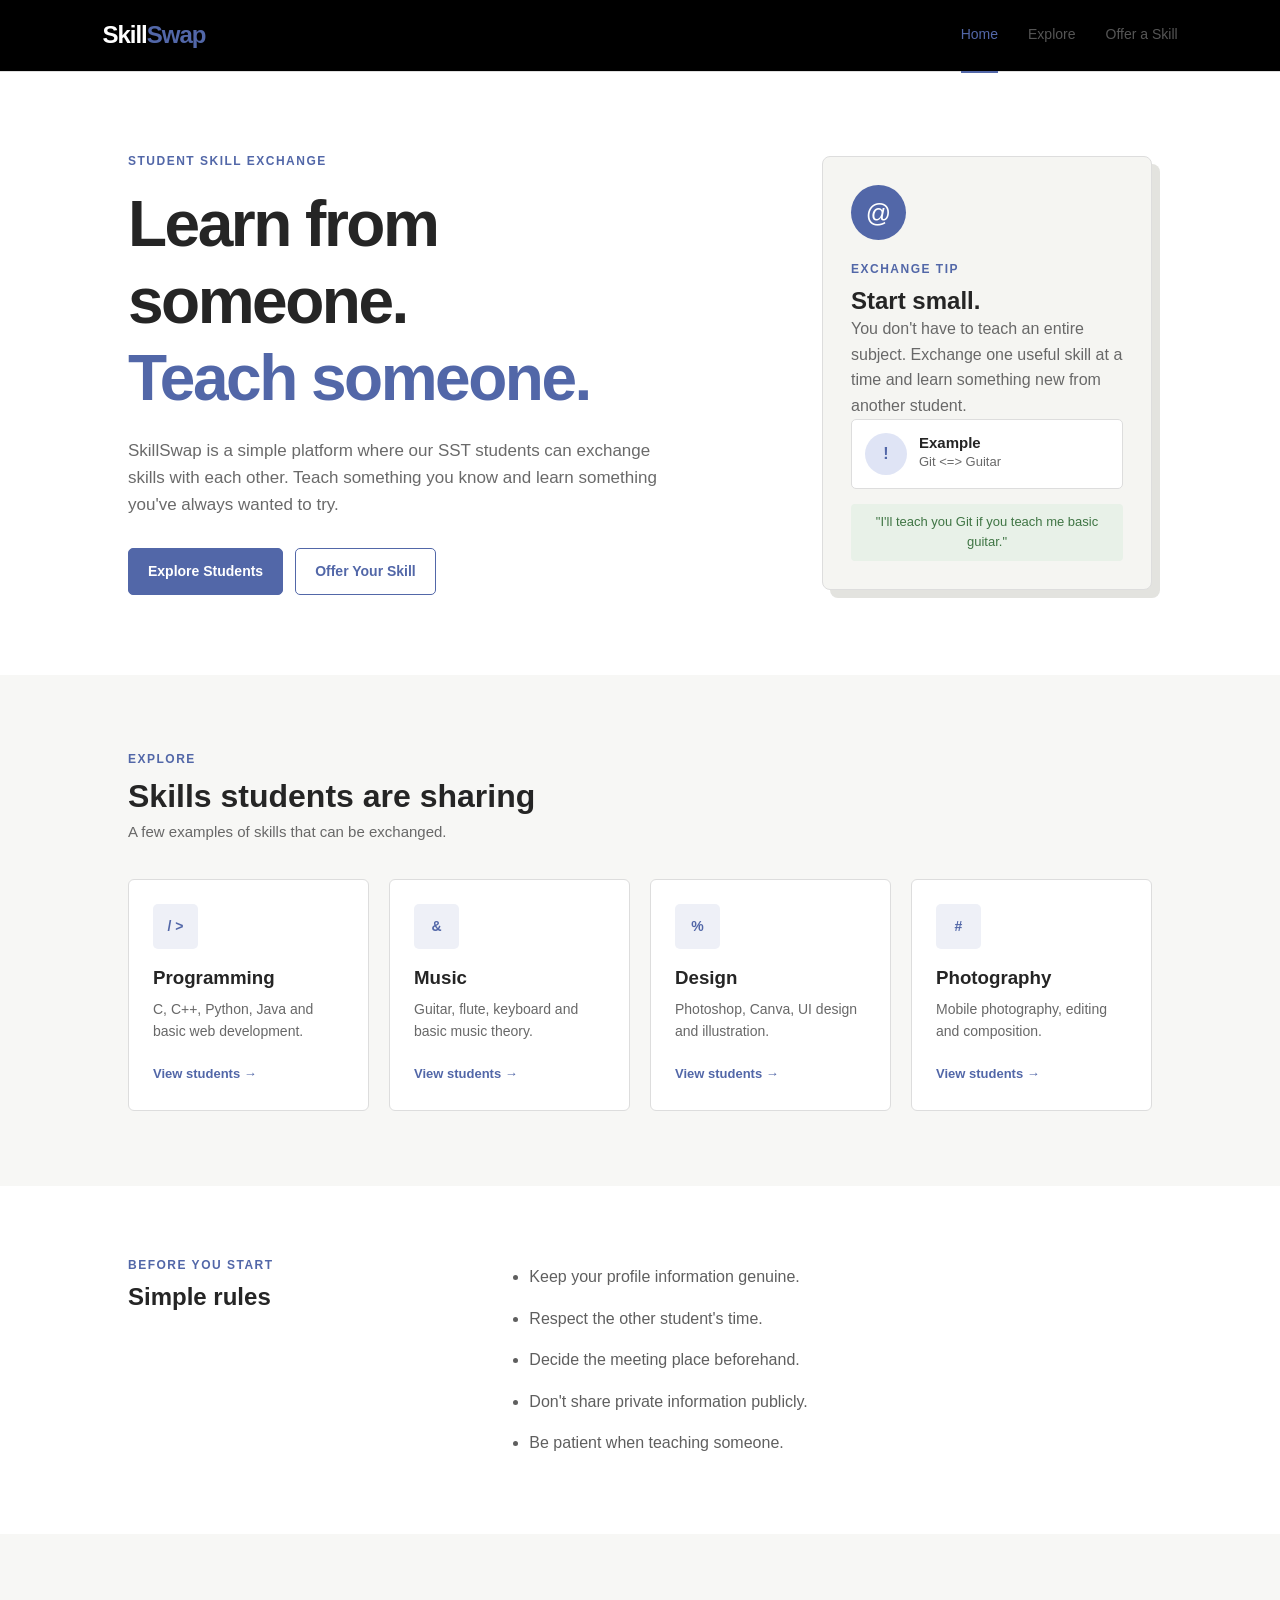
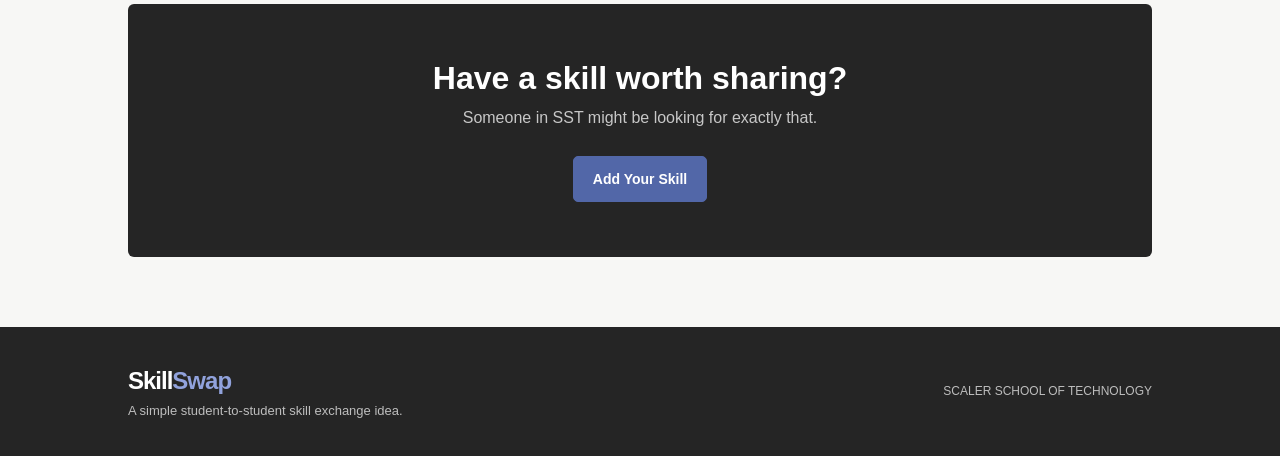
<file: index.html>
<!DOCTYPE html>
<html lang="en">

<head>
    <meta charset="UTF-8">
    <meta name="viewport" content="width=device-width, initial-scale=1.0">

    <title>SkillSwap | Student Skill Exchange</title>

    <link rel="stylesheet" href="style.css">
</head>

<body>

    <!-- Header -->

    <header class="site-header">

        <div class="logo">
            Skill<span>Swap</span>
        </div>

        <nav class="navigation">
            <a href="index.html" class="active">Home</a>
            <a href="explore.html">Explore</a>
            <a href="offer.html">Offer a Skill</a>
        </nav>

    </header>


    <main>

        <!-- Hero -->

        <section class="hero">

            <div class="hero-text">

                <p class="small-title">STUDENT SKILL EXCHANGE</p>

                <h1>
                    Learn from someone.
                    <span>Teach someone.</span>
                </h1>

                <p class="intro">
                    SkillSwap is a simple platform where our SST students
                    can exchange skills with each other. Teach something
                    you know and learn something you've always wanted to try.
                </p>

                <div class="hero-links">

                    <a href="explore.html" class="button">
                        Explore Students
                    </a>

                    <a href="offer.html" class="button outline">
                        Offer Your Skill
                    </a>

                </div>

            </div>


            <!-- Exchange illustration -->

           <div class="exchange-box">

    <div class="exchange-icon">
        @
    </div>

    <p class="small-title">
        EXCHANGE TIP
    </p>

    <h2>
        Start small.
    </h2>

    <p>
        You don't have to teach an entire subject.
        Exchange one useful skill at a time and
        learn something new from another student.
    </p>

    <div class="exchange-person">

        <div class="avatar">
            !
        </div>

        <div>
            <h3>Example</h3>
            <p>Git <=> Guitar</p>
        </div>

    </div>

    <p class="match-text">
        "I'll teach you Git if you teach me basic guitar."
    </p>

</div>

        </section>


        <!-- Popular Skills -->

        <section class="section">

            <div class="section-title">

                <p class="small-title">EXPLORE</p>

                <h2>Skills students are sharing</h2>

                <p>
                    A few examples of skills that can be exchanged.
                </p>

            </div>


            <div class="skill-grid">

                <article class="skill-card">

                    <div class="skill-symbol">/ ></div>

                    <h3>Programming</h3>

                    <p>
                        C, C++, Python, Java and basic web development.
                    </p>

                    <a href="explore.html">View students →</a>

                </article>


                <article class="skill-card">

                    <div class="skill-symbol">&</div>

                    <h3>Music</h3>

                    <p>
                        Guitar, flute, keyboard and basic music theory.
                    </p>

                    <a href="explore.html">View students →</a>

                </article>


                <article class="skill-card">

                    <div class="skill-symbol">%</div>

                    <h3>Design</h3>

                    <p>
                        Photoshop, Canva, UI design and illustration.
                    </p>

                    <a href="explore.html">View students →</a>

                </article>


                <article class="skill-card">

                    <div class="skill-symbol">#</div>

                    <h3>Photography</h3>

                    <p>
                        Mobile photography, editing and composition.
                    </p>

                    <a href="explore.html">View students →</a>

                </article>

            </div>

        </section>


        <!-- How it works -->

       


        <!-- Rules -->

        <section class="rules-section">

            <div>

                <p class="small-title">BEFORE YOU START</p>

                <h2>Simple rules</h2>

            </div>


            <ul class="rules">

                <li>Keep your profile information genuine.</li>

                <li>Respect the other student's time.</li>

                <li>Decide the meeting place beforehand.</li>

                <li>Don't share private information publicly.</li>

                <li>Be patient when teaching someone.</li>

            </ul>

        </section>


        <!-- CTA -->

        <section class="home-cta">

            <h2>Have a skill worth sharing?</h2>

            <p>
                Someone in SST might be looking for exactly that.
            </p>

            <a href="offer.html" class="button">
                Add Your Skill
            </a>

        </section>

    </main>


    <!-- Footer -->

    <footer>

        <div class="footer-content">

            <div class="logo">
                Skill<span>Swap</span>
            </div>

            <p>
                A simple student-to-student skill exchange idea.
            </p>

        </div>

        <p class="copyright">
            SCALER SCHOOL OF TECHNOLOGY
        </p>

    </footer>

</body>

</html>
</file>
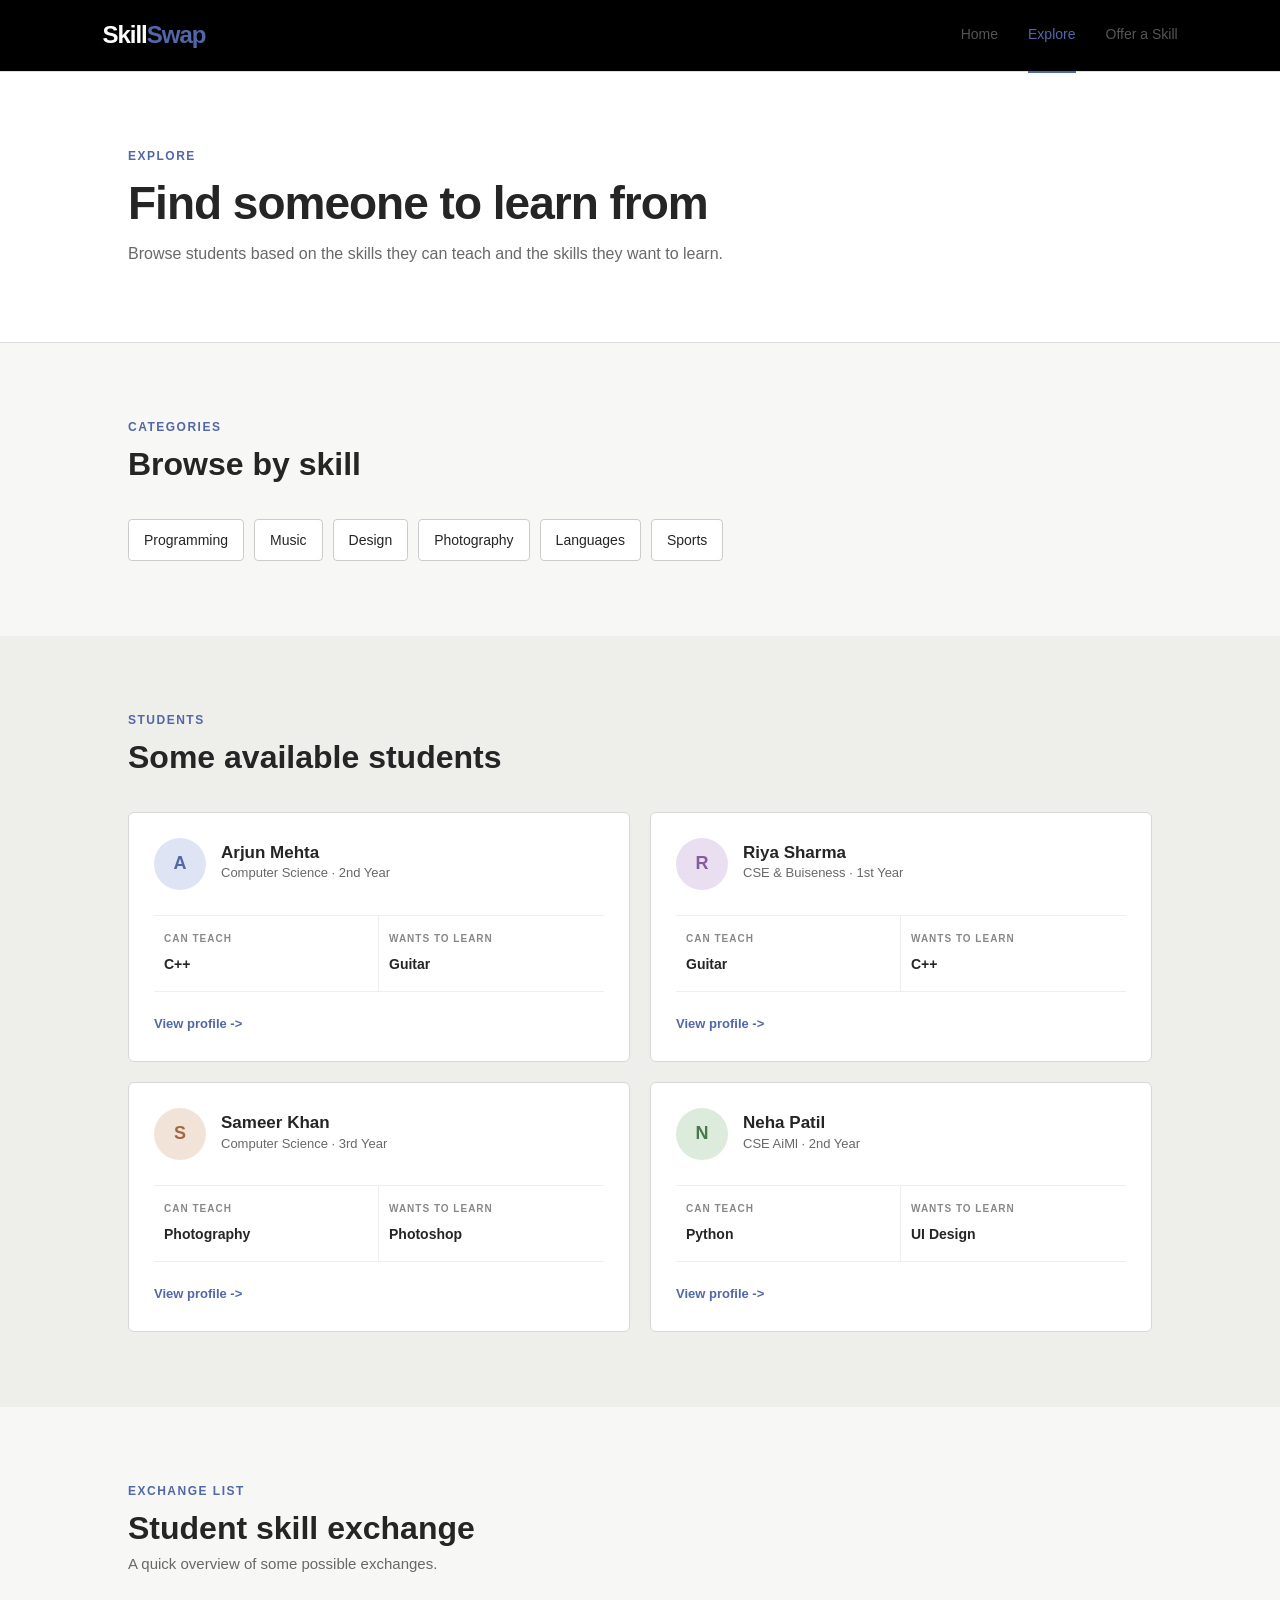
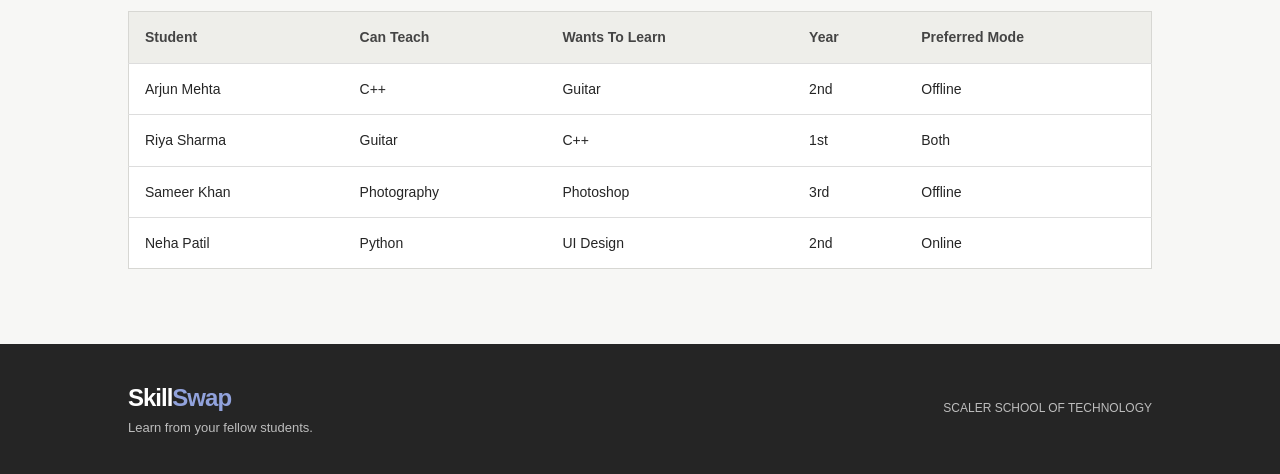
<file: explore.html>
<!DOCTYPE html>
<html lang="en">

<head>

    <meta charset="UTF-8">
    <meta name="viewport" content="width=device-width, initial-scale=1.0">

    <title>Explore Students | SkillSwap</title>

    <link rel="stylesheet" href="style.css">

</head>

<body>


    <!-- Header -->

    <header class="site-header">

        <div class="logo">
            Skill<span>Swap</span>
        </div>

        <nav class="navigation">

            <a href="index.html">Home</a>

            <a href="explore.html" class="active">
                Explore
            </a>

            <a href="offer.html">
                Offer a Skill
            </a>

        </nav>

    </header>


    <main>


        <!-- Page heading -->

        <section class="page-heading">

            <p class="small-title">
                EXPLORE
            </p>

            <h1>
                Find someone to learn from
            </h1>

            <p>
                Browse students based on the skills they can teach
                and the skills they want to learn.
            </p>

        </section>


        <!-- Skill categories -->

        <section class="section">

            <div class="section-title">

                <p class="small-title">
                    CATEGORIES
                </p>

                <h2>
                    Browse by skill
                </h2>

            </div>


            <div class="category-list">

                <a href="#students">Programming</a>

                <a href="#students">Music</a>

                <a href="#students">Design</a>

                <a href="#students">Photography</a>

                <a href="#students">Languages</a>

                <a href="#students">Sports</a>

            </div>

        </section>


        <!-- Student cards -->

        <section class="section light-section" id="students">

            <div class="section-title">

                <p class="small-title">
                    STUDENTS
                </p>

                <h2>
                    Some available students
                </h2>

            </div>


            <div class="student-grid">


                <!-- Student 1 -->

                <article class="student-card">

                    <div class="student-header">

                        <div class="large-avatar">
                            A
                        </div>

                        <div>

                            <h3>
                                Arjun Mehta
                            </h3>

                            <p>
                                Computer Science · 2nd Year
                            </p>

                        </div>

                    </div>


                    <div class="student-skills">

                        <div>

                            <span>
                                CAN TEACH
                            </span>

                            <strong>
                                C++
                            </strong>

                        </div>

                        <div>

                            <span>
                                WANTS TO LEARN
                            </span>

                            <strong>
                                Guitar
                            </strong>

                        </div>

                    </div>


                    <a href="#" class="profile-link">
                        View profile ->
                    </a>

                </article>


                <!-- Student 2 -->

                <article class="student-card">

                    <div class="student-header">

                        <div class="large-avatar purple">
                            R
                        </div>

                        <div>

                            <h3>
                                Riya Sharma
                            </h3>

                            <p>
                                CSE & Buiseness · 1st Year
                            </p>

                        </div>

                    </div>


                    <div class="student-skills">

                        <div>

                            <span>
                                CAN TEACH
                            </span>

                            <strong>
                                Guitar
                            </strong>

                        </div>

                        <div>

                            <span>
                                WANTS TO LEARN
                            </span>

                            <strong>
                                C++
                            </strong>

                        </div>

                    </div>


                    <a href="#" class="profile-link">
                        View profile ->
                    </a>

                </article>


                <!-- Student 3 -->

                <article class="student-card">

                    <div class="student-header">

                        <div class="large-avatar orange">
                            S
                        </div>

                        <div>

                            <h3>
                                Sameer Khan
                            </h3>

                            <p>
                                Computer Science · 3rd Year
                            </p>

                        </div>

                    </div>


                    <div class="student-skills">

                        <div>

                            <span>
                                CAN TEACH
                            </span>

                            <strong>
                                Photography
                            </strong>

                        </div>

                        <div>

                            <span>
                                WANTS TO LEARN
                            </span>

                            <strong>
                                Photoshop
                            </strong>

                        </div>

                    </div>


                    <a href="#" class="profile-link">
                        View profile ->
                    </a>

                </article>


                <!-- Student 4 -->

                <article class="student-card">

                    <div class="student-header">

                        <div class="large-avatar green">
                            N
                        </div>

                        <div>

                            <h3>
                                Neha Patil
                            </h3>

                            <p>
                                CSE AiMl · 2nd Year
                            </p>

                        </div>

                    </div>


                    <div class="student-skills">

                        <div>

                            <span>
                                CAN TEACH
                            </span>

                            <strong>
                                Python
                            </strong>

                        </div>

                        <div>

                            <span>
                                WANTS TO LEARN
                            </span>

                            <strong>
                                UI Design
                            </strong>

                        </div>

                    </div>


                    <a href="#" class="profile-link">
                        View profile ->
                    </a>

                </article>

            </div>

        </section>


        <!-- Table -->

        <section class="section">

            <div class="section-title">

                <p class="small-title">
                    EXCHANGE LIST
                </p>

                <h2>
                    Student skill exchange
                </h2>

                <p>
                    A quick overview of some possible exchanges.
                </p>

            </div>


            <div class="table-container">

                <table>

                    <thead>

                        <tr>

                            <th>
                                Student
                            </th>

                            <th>
                                Can Teach
                            </th>

                            <th>
                                Wants To Learn
                            </th>

                            <th>
                                Year
                            </th>

                            <th>
                                Preferred Mode
                            </th>

                        </tr>

                    </thead>


                    <tbody>

                        <tr>

                            <td>
                                Arjun Mehta
                            </td>

                            <td>
                                C++
                            </td>

                            <td>
                                Guitar
                            </td>

                            <td>
                                2nd
                            </td>

                            <td>
                                Offline
                            </td>

                        </tr>


                        <tr>

                            <td>
                                Riya Sharma
                            </td>

                            <td>
                                Guitar
                            </td>

                            <td>
                                C++
                            </td>

                            <td>
                                1st
                            </td>

                            <td>
                                Both
                            </td>

                        </tr>


                        <tr>

                            <td>
                                Sameer Khan
                            </td>

                            <td>
                                Photography
                            </td>

                            <td>
                                Photoshop
                            </td>

                            <td>
                                3rd
                            </td>

                            <td>
                                Offline
                            </td>

                        </tr>


                        <tr>

                            <td>
                                Neha Patil
                            </td>

                            <td>
                                Python
                            </td>

                            <td>
                                UI Design
                            </td>

                            <td>
                                2nd
                            </td>

                            <td>
                                Online
                            </td>

                        </tr>

                    </tbody>

                </table>

            </div>

        </section>


        <!-- Popular skills list -->



    </main>


    <footer>

        <div class="footer-content">

            <div class="logo">
                Skill<span>Swap</span>
            </div>

            <p>
                Learn from your fellow students.
            </p>

        </div>

        <p class="copyright">
            SCALER SCHOOL OF TECHNOLOGY
        </p>

    </footer>


</body>

</html>
</file>
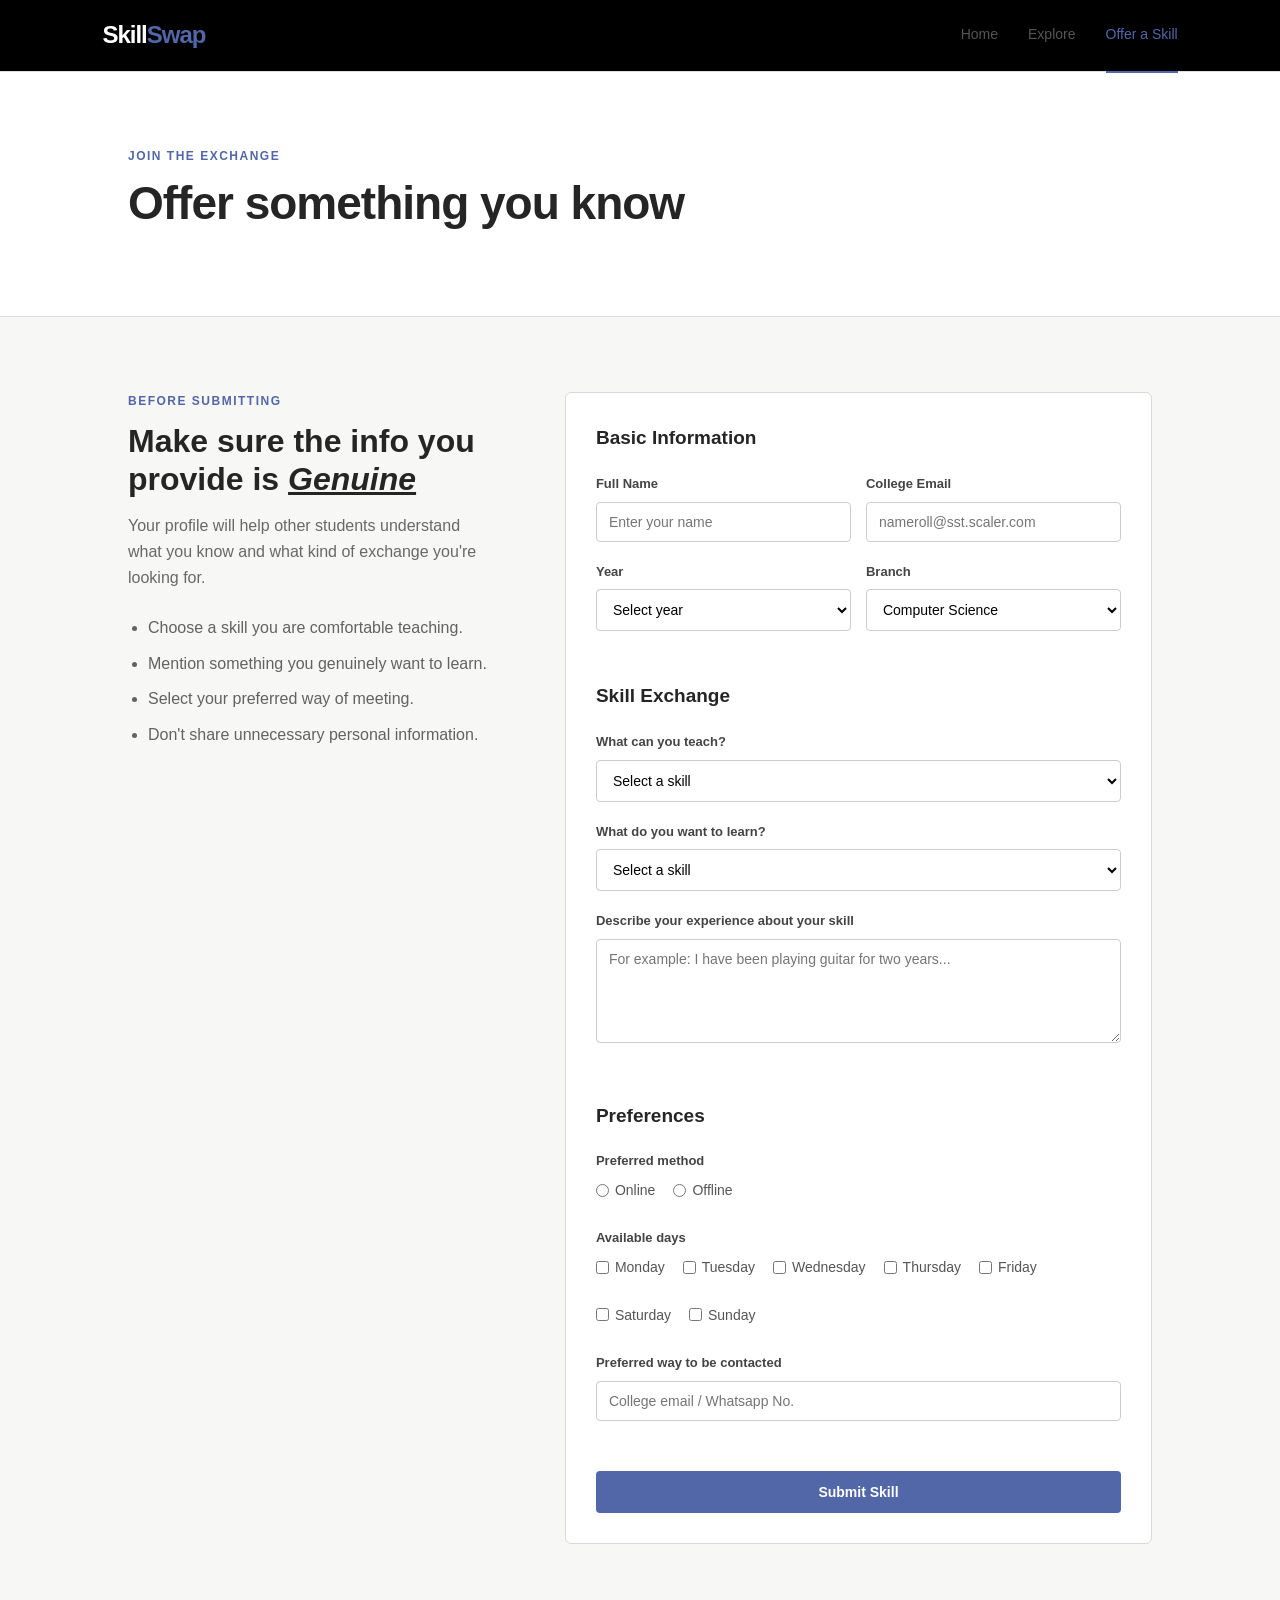
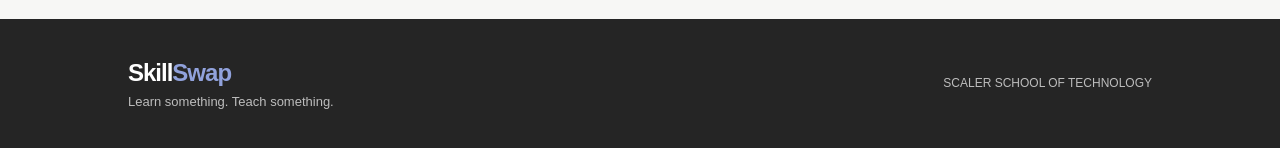
<file: offer.html>
<!DOCTYPE html>
<html lang="en">

<head>

    <meta charset="UTF-8">
    <meta name="viewport" content="width=device-width, initial-scale=1.0">

    <title>Offer Your Skill | SkillSwap</title>

    <link rel="stylesheet" href="style.css">

</head>

<body>


    <!-- Header -->

    <header class="site-header">

        <div class="logo">
            Skill<span>Swap</span>
        </div>

        <nav class="navigation">

            <a href="index.html">
                Home
            </a>

            <a href="explore.html">
                Explore
            </a>

            <a href="offer.html" class="active">
                Offer a Skill
            </a>

        </nav>

    </header>


    <main>


        <!-- Page heading -->

        <section class="page-heading">

            <p class="small-title">
                JOIN THE EXCHANGE
            </p>

            <h1>
                Offer something you know
            </h1>

         

        </section>


        <!-- Main form area -->

        <section class="form-section">


            <!-- Information -->

            <div class="form-info">

                <p class="small-title">
                    BEFORE SUBMITTING
                </p>

                <h2>
                    Make sure the info you provide is <u><em>Genuine</em></u>
                </h2>

                <p>
                    Your profile will help other students understand
                    what you know and what kind of exchange you're
                    looking for.
                </p>


                <ul class="form-tips">

                    <li>
                        Choose a skill you are comfortable teaching.
                    </li>

                    <li>
                        Mention something you genuinely want to learn.
                    </li>

                    <li>
                        Select your preferred way of meeting.
                    </li>

                    <li>
                        Don't share unnecessary personal information.
                    </li>

                </ul>

            </div>


            <!-- Form -->

            <form class="skill-form">


                <!-- Personal details -->

                <fieldset>

                    <legend>
                        Basic Information
                    </legend>


                    <div class="form-row">

                        <div class="form-group">

                            <label for="name">
                                Full Name
                            </label>

                            <input type="text" id="name" name="name" placeholder="Enter your name" required>

                        </div>


                        <div class="form-group">

                            <label for="email">
                                College Email
                            </label>

                            <input type="email" id="email" name="email" placeholder="nameroll@sst.scaler.com" required>

                        </div>

                    </div>


                    <div class="form-row">

                        <div class="form-group">

                            <label for="year">
                                Year
                            </label>

                            <select id="year" name="year">

                                <option value="">
                                    Select year
                                </option>

                                <option>
                                    1st Year
                                </option>

                                <option>
                                    2nd Year
                                </option>

                                <option>
                                    3rd Year
                                </option>

                                <option>
                                    4th Year
                                </option>

                            </select>

                        </div>


                        <div class="form-group">

                            <label for="branch">
                                Branch
                            </label>

                            
                            <select name="Branch">
                                <option>Computer Science</option>
                                <option>CSE AiMl</option>
                                <option>CSE & Buiseness</option>
                            </select>

                        </div>

                    </div>

                </fieldset>


                <!-- Skills -->

                <fieldset>

                    <legend>
                        Skill Exchange
                    </legend>


                    <div class="form-group">

                        <label for="teach">
                            What can you teach?
                        </label>

                        <select id="teach" name="teach">

                            <option value="Flute">
                                Select a skill
                            </option>

                            <option>
                                C / C++
                            </option>

                            <option>
                                Python
                            </option>

                            <option>
                                Web Development
                            </option>
                            <option>
                                Flute
                            </option>

                            <option>
                                Guitar
                            </option>

                            <option>
                                Photography
                            </option>

                            <option>
                                Graphic Design
                            </option>

                            <option>
                                Video Editing
                            </option>

                            <option>
                                Other
                            </option>

                        </select>

                    </div>


                    <div class="form-group">

                        <label for="learn">
                            What do you want to learn?
                        </label>

                        <select id="learn" name="learn">

                            <option value="">
                                Select a skill
                            </option>

                            <option>
                                C / C++
                            </option>

                            <option>
                                Python
                            </option>

                            <option>
                                Web Development
                            </option>
                            <option>
                                Flute
                            </option>

                            <option>
                                Guitar
                            </option>

                            <option>
                                Photography
                            </option>

                            <option>
                                Graphic Design
                            </option>

                            <option>
                                Video Editing
                            </option>

                            <option>
                                Other
                            </option>

                        </select>

                    </div>


                    <div class="form-group">

                        <label for="description">
                            Describe your experience about your skill
                        </label>

                        <textarea id="description" name="description" rows="5"
                            placeholder="For example: I have been playing guitar for two years..."></textarea>

                    </div>

                </fieldset>


                <!-- Preferences -->

                <fieldset>

                    <legend>
                        Preferences
                    </legend>


                    <div class="form-group">

                        <p class="form-label">
                            Preferred method
                        </p>


                        <div class="radio-group">

                            <label>
                                <input type="radio" name="mode" value="online">
                                Online
                            </label>


                            <label>
                                <input type="radio" name="mode" value="offline">
                                Offline
                            </label>



                        </div>

                    </div>


                    <div class="form-group">

                        <p class="form-label">
                            Available days
                        </p>


                        <div class="checkbox-group">

                            <label>
                                <input type="checkbox" name="day" value="Monday">
                                Monday
                            </label>


                            <label>
                                <input type="checkbox" name="day" value="Tuesday">
                                Tuesday
                            </label>


                            <label>
                                <input type="checkbox" name="day" value="Wednesday">
                                Wednesday
                            </label>


                            <label>
                                <input type="checkbox" name="day" value="Thursday">
                                Thursday
                            </label>


                            <label>
                                <input type="checkbox" name="day" value="Friday">
                                Friday
                            </label>
                             <label>
                                <input type="checkbox" name="day" value="Saturday">
                                Saturday
                            </label>
                             <label>
                                <input type="checkbox" name="day" value="Sunday">
                                Sunday
                            </label>

                        </div>

                    </div>


                    <div class="form-group">

                        <label for="contact">
                            Preferred way to be contacted
                        </label>

                        <input type="text" id="contact" name="contact" placeholder="College email / Whatsapp No.">

                    </div>

                </fieldset>


                <!-- Agreement -->

              

                <button type="submit" class="submit-button">
                    Submit Skill
                </button>


            </form>

        </section>


    </main>


    <footer>

        <div class="footer-content">

            <div class="logo">
                Skill<span>Swap</span>
            </div>

            <p>
                Learn something. Teach something.
            </p>

        </div>

        <p class="copyright">
          SCALER SCHOOL OF TECHNOLOGY
        </p>

    </footer>


</body>

</html>
</file>
<file: style.css>
/* =====================================================
   BASIC RESET
   ===================================================== */

* {
    margin: 0;
    padding: 0;
    box-sizing: border-box;
}



body {
    font-family: Arial, Helvetica, sans-serif;

    background-color: #f7f7f5;

    color: #252525;

    line-height: 1.6;
}


/* =====================================================
   GENERAL ELEMENTS
   ===================================================== */

a {
    color: inherit;
}


h1,
h2,
h3 {
    line-height: 1.2;
}


p {
    color: #686868;
}


.small-title {
    color: #5267a8;

    font-size: 12px;

    font-weight: bold;

    letter-spacing: 1.5px;

    margin-bottom: 8px;
}


/* =====================================================
   HEADER
   ===================================================== */

.site-header {

    height: 72px;

    padding: 0 8%;

    background-color: black;

    border-bottom: 1px solid #dedede;

    display: flex;

    align-items: center;

    justify-content: space-between;
    position: sticky;
}


.logo {

    font-size: 24px;

    font-weight: bold;

    letter-spacing: -1px;
    color:white;
}


.logo span {
    color: #5267a8;
}


.navigation {

    display: flex;

    gap: 30px;
}


.navigation a {

    text-decoration: none;

    color: #555;

    font-size: 14px;

    padding: 25px 0;

    border-bottom: 2px solid transparent;

    transition: 0.2s;
}


.navigation a:hover {

    color: #5267a8;
}


.navigation a.active {

    color: #5267a8;

    border-bottom-color: #5267a8;
}


/* =====================================================
   HERO
   ===================================================== */

.hero {

    min-height: 580px;

    padding: 80px 10%;

    background-color: white;

    display: flex;

    align-items: center;

    justify-content: space-between;

    gap: 80px;
}


.hero-text {

    max-width: 600px;
}


.hero h1 {

    font-size: clamp(40px, 5vw, 64px);

    letter-spacing: -2.5px;

    margin: 15px 0 20px;
}


.hero h1 span {

    display: block;

    color: #5267a8;
}


.intro {

    max-width: 540px;

    font-size: 17px;

    color: #6a6a6a;
}


.hero-links {

    margin-top: 30px;

    display: flex;

    gap: 12px;

    flex-wrap: wrap;
}


/* =====================================================
   BUTTONS
   ===================================================== */

.button {

    display: inline-block;

    padding: 11px 19px;

    background-color: #5267a8;

    color: white;

    text-decoration: none;

    border: 1px solid #5267a8;

    border-radius: 5px;

    font-size: 14px;

    font-weight: bold;

    transition:
        background-color 0.2s,
        transform 0.2s;
}


.button:hover {

    background-color: #40538c;

    transform: translateY(-2px);
}


.button.outline {

    background-color: transparent;

    color: #5267a8;
}


.button.outline:hover {

    background-color: #f0f2f8;
}


/* =====================================================
   EXCHANGE CARD
   ===================================================== */

.exchange-box {

    width: 330px;

    padding: 28px;

    background-color: #f5f5f2;

    border: 1px solid #ddd;

    border-radius: 8px;

    box-shadow: 8px 8px 0 #e3e3df;
}


.exchange-icon {

    width: 55px;

    height: 55px;

    display: flex;

    align-items: center;

    justify-content: center;

    background-color: #5267a8;

    color: white;

    border-radius: 50%;

    font-size: 25px;

    margin-bottom: 20px;

    animation: rotate-slow 5s linear infinite;
}


@keyframes rotate-slow {

    from {
        transform: rotate(0deg);
    }

    to {
        transform: rotate(360deg);
    }

}


.exchange-person {

    display: flex;

    align-items: center;

    gap: 12px;

    background-color: white;

    border: 1px solid #ddd;

    padding: 13px;

    border-radius: 5px;
}


.exchange-person h3 {

    font-size: 15px;
}


.exchange-person p {

    font-size: 13px;
}


.avatar {

    width: 42px;

    height: 42px;

    border-radius: 50%;

    display: flex;

    align-items: center;

    justify-content: center;

    background-color: #dfe4f5;

    color: #5267a8;

    font-weight: bold;
}


.avatar.second {

    background-color: #f1dfd8;

    color: #a35e3d;
}


.exchange-arrow {

    text-align: center;

    padding: 7px;

    color: #5267a8;

    font-weight: bold;
}


.match-text {

    margin-top: 15px;

    padding: 8px;

    background-color: #e8f1e8;

    color: #3f7544;

    text-align: center;

    border-radius: 4px;

    font-size: 13px;
}


/* =====================================================
   COMMON SECTION
   ===================================================== */

.section {

    padding: 75px 10%;
}


.section-title {

    margin-bottom: 35px;
}


.section-title h2 {

    font-size: 32px;

    margin-bottom: 5px;
}


.section-title > p:not(.small-title) {

    font-size: 15px;
}


/* =====================================================
   SKILLS GRID
   ===================================================== */

.skill-grid {

    display: grid;

    grid-template-columns:
        repeat(4, 1fr);

    gap: 20px;
}


.skill-card {

    background-color: white;

    border: 1px solid #ddd;

    padding: 24px;

    border-radius: 6px;

    transition:
        transform 0.25s,
        box-shadow 0.25s;
}


.skill-card:hover {

    transform: translateY(-6px);

    box-shadow: 0 12px 25px rgba(0, 0, 0, 0.08);
}


.skill-symbol {

    width: 45px;

    height: 45px;

    display: flex;

    align-items: center;

    justify-content: center;

    background-color: #eef0f7;

    color: #5267a8;

    font-size: 14px;

    font-weight: bold;

    margin-bottom: 18px;

    border-radius: 5px;
}


.skill-card h3 {

    margin-bottom: 8px;
}


.skill-card p {

    font-size: 14px;

    margin-bottom: 18px;
}


.skill-card a {

    color: #5267a8;

    text-decoration: none;

    font-size: 13px;

    font-weight: bold;
}


.skill-card a:hover {

    text-decoration: underline;
}


/* =====================================================
   HOW IT WORKS
   ===================================================== */

.how-section {

    padding: 75px 10%;

    background-color: #eeeeea;
}


.steps {

    list-style: none;

    display: flex;

    flex-direction: column;

    max-width: 800px;

    gap: 0;
}


.steps li {

    display: flex;

    gap: 25px;

    padding: 25px 0;

    border-bottom: 1px solid #d2d2ce;
}


.steps li:last-child {

    border-bottom: none;
}


.step-number {

    min-width: 45px;

    height: 45px;

    display: flex;

    align-items: center;

    justify-content: center;

    border: 1px solid #5267a8;

    color: #5267a8;

    border-radius: 50%;

    font-size: 12px;

    font-weight: bold;
}


.steps h3 {

    margin-bottom: 5px;
}


.steps p {

    font-size: 14px;
}


/* =====================================================
   RULES
   ===================================================== */

.rules-section {

    padding: 70px 10%;

    display: grid;

    grid-template-columns: 1fr 2fr;

    gap: 60px;

    background-color: white;
}


.rules {

    padding-left: 20px;
}


.rules li {

    padding: 8px 0;

    color: #5f5f5f;
}


/* =====================================================
   HOME CTA
   ===================================================== */

.home-cta {

    margin: 70px 10%;

    padding: 55px 30px;

    text-align: center;

    background-color: #252525;

    color: white;

    border-radius: 6px;
}


.home-cta h2 {

    font-size: 32px;

    margin-bottom: 8px;
}


.home-cta p {

    color: #c7c7c7;

    margin-bottom: 25px;
}


/* =====================================================
   PAGE HEADING
   ===================================================== */

.page-heading {

    padding: 75px 10%;

    background-color: white;

    border-bottom: 1px solid #ddd;
}


.page-heading h1 {

    font-size: 46px;

    letter-spacing: -1px;

    margin: 10px 0;
}


.page-heading p:not(.small-title) {

    max-width: 650px;
}


/* =====================================================
   CATEGORY LIST
   ===================================================== */

.category-list {

    display: flex;

    flex-wrap: wrap;

    gap: 10px;
}


.category-list a {

    text-decoration: none;

    padding: 9px 15px;

    border: 1px solid #ccc;

    background-color: white;

    border-radius: 4px;

    font-size: 14px;

    transition: 0.2s;
}


.category-list a:hover {

    background-color: #5267a8;

    border-color: #5267a8;

    color: white;
}


/* =====================================================
   LIGHT SECTION
   ===================================================== */

.light-section {

    background-color: #eeeeea;
}


/* =====================================================
   STUDENT GRID
   ===================================================== */

.student-grid {

    display: grid;

    grid-template-columns:
        repeat(2, 1fr);

    gap: 20px;
}


.student-card {

    background-color: white;

    border: 1px solid #d8d8d4;

    padding: 25px;

    border-radius: 6px;

    transition:
        transform 0.2s,
        border-color 0.2s;
}


.student-card:hover {

    transform: translateY(-4px);

    border-color: #5267a8;
}


.student-header {

    display: flex;

    align-items: center;

    gap: 15px;

    margin-bottom: 25px;
}


.large-avatar {

    width: 52px;

    height: 52px;

    border-radius: 50%;

    display: flex;

    align-items: center;

    justify-content: center;

    background-color: #dfe4f5;

    color: #5267a8;

    font-weight: bold;

    font-size: 18px;
}


.large-avatar.purple {

    background-color: #eadff0;

    color: #865d9c;
}


.large-avatar.orange {

    background-color: #f2e3d8;

    color: #a36840;
}


.large-avatar.green {

    background-color: #dcebdc;

    color: #47794b;
}


.student-header h3 {

    font-size: 17px;
}


.student-header p {

    font-size: 13px;
}


.student-skills {

    display: grid;

    grid-template-columns: 1fr 1fr;

    border-top: 1px solid #eee;

    border-bottom: 1px solid #eee;

    margin-bottom: 18px;
}


.student-skills div {

    padding: 15px 10px;
}


.student-skills div:first-child {

    border-right: 1px solid #eee;
}


.student-skills span {

    display: block;

    font-size: 10px;

    font-weight: bold;

    color: #888;

    letter-spacing: 1px;

    margin-bottom: 4px;
}


.student-skills strong {

    font-size: 14px;
}


.profile-link {

    color: #5267a8;

    text-decoration: none;

    font-size: 13px;

    font-weight: bold;
}


.profile-link:hover {

    text-decoration: underline;
}


/* =====================================================
   TABLE
   ===================================================== */

.table-container {

    width: 100%;

    overflow-x: auto;
}


table {

    width: 100%;

    border-collapse: collapse;

    background-color: white;

    border: 1px solid #d7d7d3;
}


th,
td {

    text-align: left;

    padding: 14px 16px;

    border-bottom: 1px solid #ddd;

    font-size: 14px;
}


th {

    background-color: #eeeeea;

    font-weight: bold;

    color: #444;
}


tbody tr:hover {

    background-color: #f5f6fa;
}


tbody tr:last-child td {

    border-bottom: none;
}


/* =====================================================
   POPULAR SKILLS
   ===================================================== */

.popular-section {

    padding: 60px 10%;

    background-color: white;

    display: grid;

    grid-template-columns: 1fr 2fr;

    gap: 50px;
}


.popular-list {

    display: grid;

    grid-template-columns:
        repeat(2, 1fr);

    gap: 10px;

    list-style-position: inside;
}


.popular-list li {

    padding: 10px;

    background-color: #f1f1ed;

    border-left: 3px solid #5267a8;
}


/* =====================================================
   FORM SECTION
   ===================================================== */

.form-section {

    padding: 75px 10%;

    display: grid;

    grid-template-columns: 1fr 1.6fr;

    gap: 70px;

    align-items: start;
}


.form-info {

    position: sticky;

    top: 30px;
}


.form-info h2 {

    font-size: 32px;

    margin: 10px 0 15px;
}


.form-tips {

    margin-top: 25px;

    padding-left: 20px;
}


.form-tips li {

    margin: 10px 0;

    color: #626262;
}


/* =====================================================
   FORM
   ===================================================== */

.skill-form {

    background-color: white;

    border: 1px solid #d9d9d5;

    padding: 30px;

    border-radius: 6px;
}


fieldset {

    border: none;

    margin-bottom: 30px;
}


legend {

    font-size: 19px;

    font-weight: bold;

    margin-bottom: 20px;
}


.form-row {

    display: flex;

    gap: 15px;
}


.form-row .form-group {

    width: 50%;
}


.form-group {

    margin-bottom: 20px;
}


.form-group label,
.form-label {

    display: block;

    font-size: 13px;

    font-weight: bold;

    margin-bottom: 7px;

    color: #444;
}


input[type="text"],
input[type="email"],
select,
textarea {

    width: 100%;

    padding: 11px 12px;

    border: 1px solid #ccc;

    border-radius: 4px;

    background-color: white;

    font-family: inherit;

    font-size: 14px;

    outline: none;

    transition:
        border-color 0.2s,
        box-shadow 0.2s;
}


input[type="text"]:focus,
input[type="email"]:focus,
select:focus,
textarea:focus {

    border-color: #5267a8;

    box-shadow: 0 0 0 3px #e9ecf5;
}


textarea {

    resize: vertical;
}


.radio-group,
.checkbox-group {

    display: flex;

    flex-wrap: wrap;

    gap: 18px;
}


.radio-group label,
.checkbox-group label {

    font-size: 14px;

    font-weight: normal;

    color: #555;

    display: flex;

    align-items: center;

    gap: 6px;
}


.agreement {

    padding: 15px;

    background-color: #f2f2ee;

    margin-bottom: 20px;

    font-size: 13px;

    color: #555;
}


.submit-button {

    width: 100%;

    padding: 13px;

    border: none;

    border-radius: 4px;

    background-color: #5267a8;

    color: white;

    font-size: 14px;

    font-weight: bold;

    cursor: pointer;

    transition: 0.2s;
}


.submit-button:hover {

    background-color: #40538c;

    transform: translateY(-2px);
}


/* =====================================================
   FOOTER
   ===================================================== */

footer {

    padding: 35px 10%;

    background-color: #252525;

    color: white;

    display: flex;

    align-items: center;

    justify-content: space-between;
}


footer .logo {

    color: white;
}


footer .logo span {

    color: #91a2dc;
}


footer p {

    color: #bdbdbd;

    font-size: 13px;
}


.copyright {

    font-size: 12px;
}


/* =====================================================
   RESPONSIVE DESIGN
   ===================================================== */

@media (max-width: 900px) {

    .hero {

        flex-direction: column;

        align-items: flex-start;

        padding-top: 60px;
    }


    .exchange-box {

        width: 100%;

        max-width: 450px;
    }


    .skill-grid {

        grid-template-columns:
            repeat(2, 1fr);
    }


    .student-grid {

        grid-template-columns: 1fr;
    }


    .rules-section {

        grid-template-columns: 1fr;

        gap: 20px;
    }


    .popular-section {

        grid-template-columns: 1fr;
    }


    .form-section {

        grid-template-columns: 1fr;

        gap: 30px;
    }


    .form-info {

        position: static;
    }

}


@media (max-width: 650px) {

    .site-header {

        height: auto;

        padding: 18px 5%;

        flex-direction: column;

        gap: 15px;
    }


    .navigation {

        gap: 15px;
    }


    .navigation a {

        padding: 5px;
    }


    .hero {

        padding: 55px 5%;
    }


    .hero h1 {

        font-size: 42px;
    }


    .section,
    .how-section,
    .rules-section,
    .page-heading,
    .form-section {

        padding-left: 5%;

        padding-right: 5%;
    }


    .skill-grid {

        grid-template-columns: 1fr;
    }


    .form-row {

        flex-direction: column;

        gap: 0;
    }


    .form-row .form-group {

        width: 100%;
    }


    .student-skills {

        grid-template-columns: 1fr;
    }


    .student-skills div:first-child {

        border-right: none;

        border-bottom: 1px solid #eee;
    }


    footer {

        flex-direction: column;

        align-items: flex-start;

        gap: 15px;

        padding: 30px 5%;
    }

}
</file>
